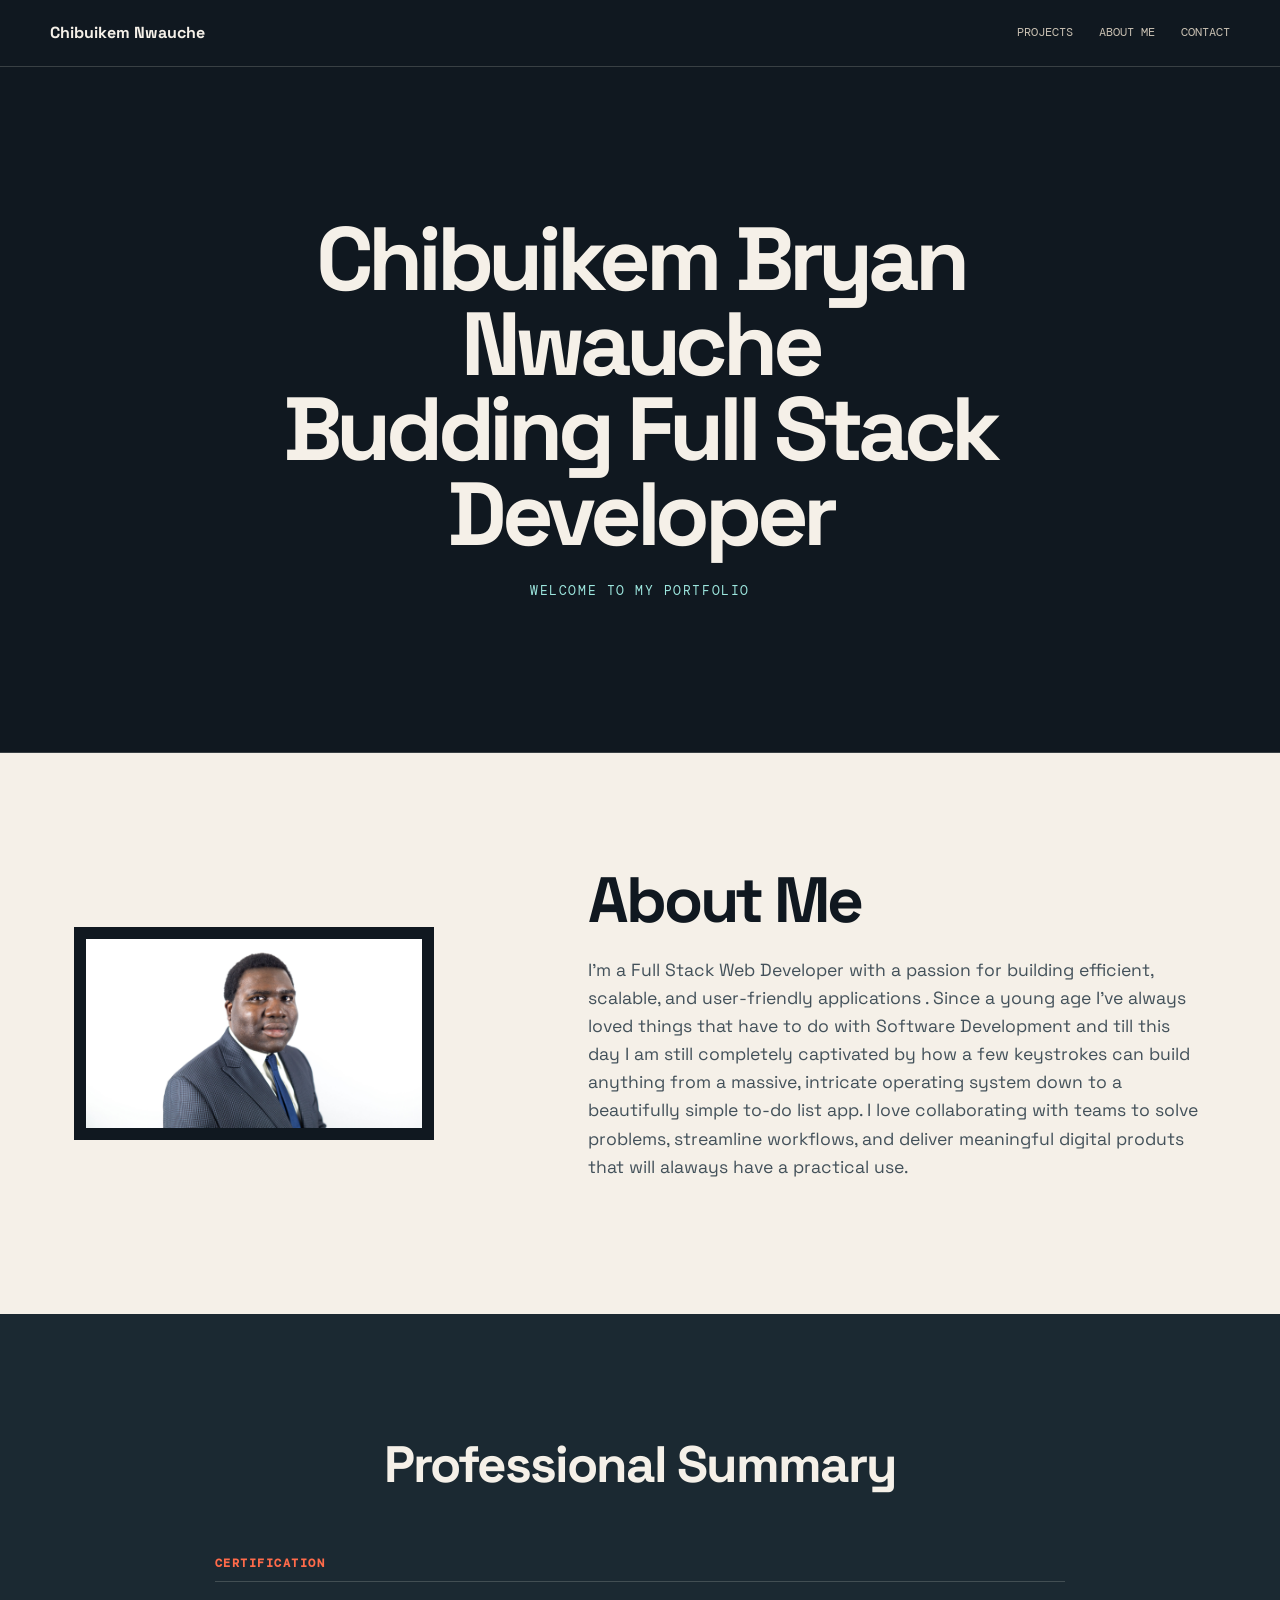
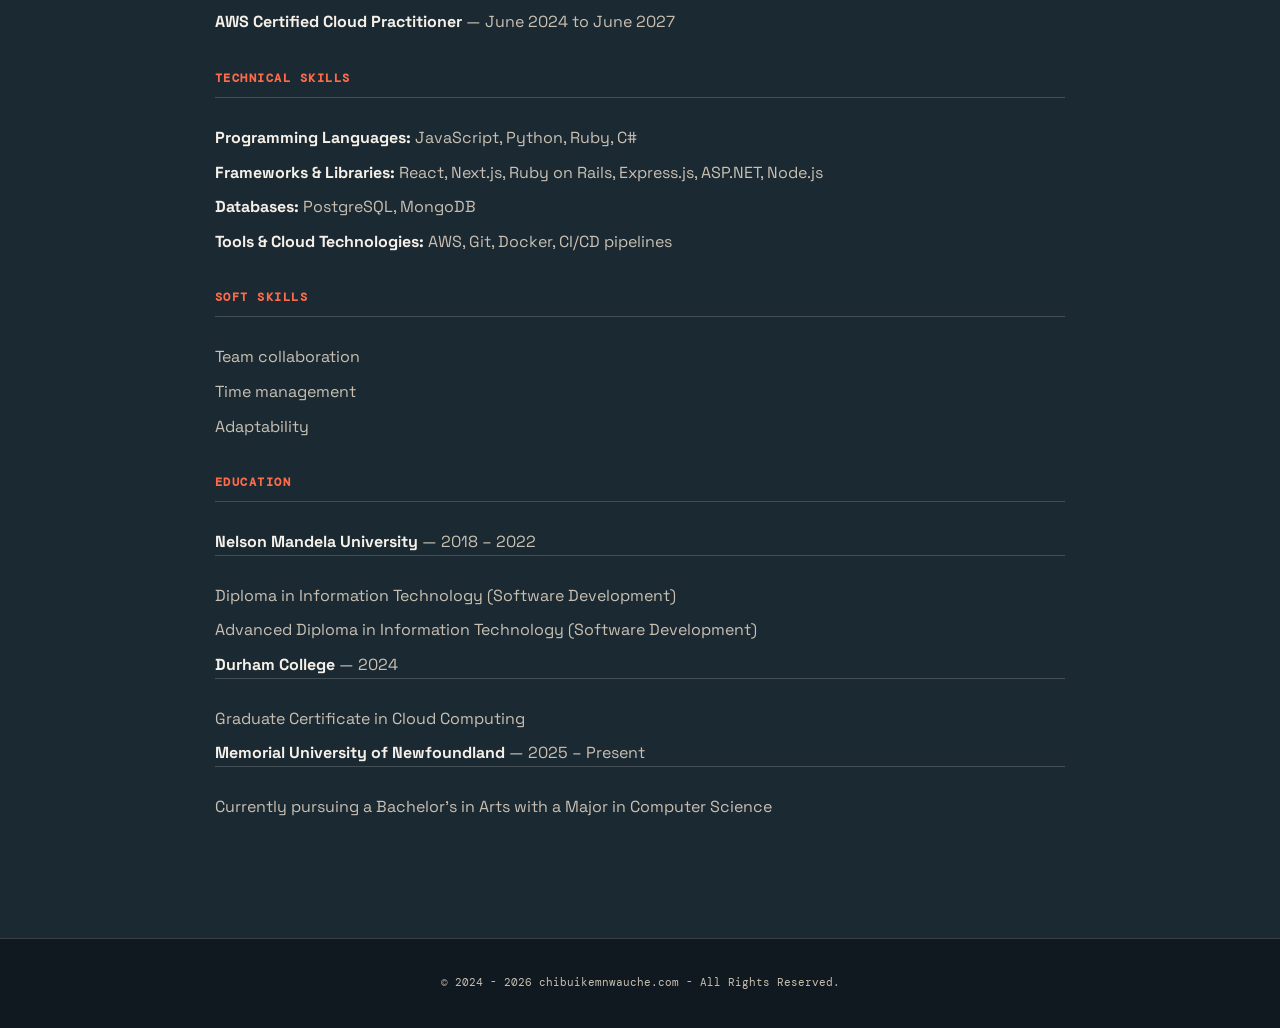
<file: about_me/index.html>
<!DOCTYPE html>
<html lang="en">
<head>
  <meta charset="UTF-8" />
  <meta name="viewport" content="width=device-width, initial-scale=1.0" />
  <link rel="stylesheet" href="aboutme.css" />
  <title>About Me</title>
</head>
<body>
  <div class="topnav">
    <a class="name" href="../index.html">Chibuikem Nwauche</a>
    <div class="nav-links">
      <a href="../projects/index.html">Projects</a>
      <a href="index.html">About Me</a>
      <a href="../contact/index.html">Contact</a>
      
    </div>
  </div>

  <!-- Header -->
  <div class="header">
    <h1>Chibuikem Bryan Nwauche <br />Budding Full Stack Developer</h1>
    <p>Welcome to my Portfolio</p>
  </div>

  <!-- About Me with Headshot -->
  <section id="banner">
    <div class="banner-grid">
      <div class="headshot">
        <img src="../images/headshot.jpg" alt="Portrait of Chibuikem Nwauche" />
      </div>
      <div class="content">
        <header>
          <h1>About Me</h1>
          <p>
            I'm a Full Stack Web Developer with a passion for building efficient, scalable, and user-friendly applications .
           Since a young age I've always loved things that have to do with Software Development and till this day I am still
            completely captivated by how a few keystrokes can build anything from a massive, intricate operating system down to a beautifully simple to-do list app.
            I love collaborating with teams to solve problems, streamline workflows, and deliver meaningful digital produts that will alaways have a practical use.
          </p>
        </header>
      </div>
    </div>
  </section>

 <!-- Professional Summary -->
  <section class="skills-section">
    <h2 style="text-align: center;">Professional Summary</h2>

    <h3>Certification</h3>
    <ul>
      <li><strong>AWS Certified Cloud Practitioner</strong> — June 2024 to June 2027</li>
    </ul>

    <h3>Technical Skills</h3>
    <ul>
      <li><strong>Programming Languages:</strong> JavaScript, Python, Ruby, C#</li>
      <li><strong>Frameworks & Libraries:</strong> React, Next.js, Ruby on Rails, Express.js, ASP.NET, Node.js</li>
      <li><strong>Databases:</strong> PostgreSQL, MongoDB</li>
      <li><strong>Tools & Cloud Technologies:</strong> AWS, Git, Docker, CI/CD pipelines</li>
    </ul>

    <h3>Soft Skills</h3>
    <ul>
      <li>Team collaboration</li>
      <li>Time management</li>
      <li>Adaptability</li>
    </ul>

    <h3>Education</h3>
    <ul>
      <li>
        <strong>Nelson Mandela University</strong> — 2018 – 2022
        <ul>
          <li>Diploma in Information Technology (Software Development)</li>
          <li>Advanced Diploma in Information Technology (Software Development)</li>
        </ul>
      </li>
      <li>
        <strong>Durham College</strong> — 2024
        <ul>
          <li>Graduate Certificate in Cloud Computing</li>
        </ul>
      </li>
      <li>
        <strong>Memorial University of Newfoundland</strong> — 2025 – Present
        <ul>
          <li>Currently pursuing a Bachelor's in Arts with a Major in Computer Science</li>
        </ul>
      </li>
    </ul>
  </section>


  <!-- Footer -->
  <footer>
    <p>© 2024 - 2026 chibuikemnwauche.com - All Rights Reserved.</p>
  </footer>
</body>
</html>
</file>
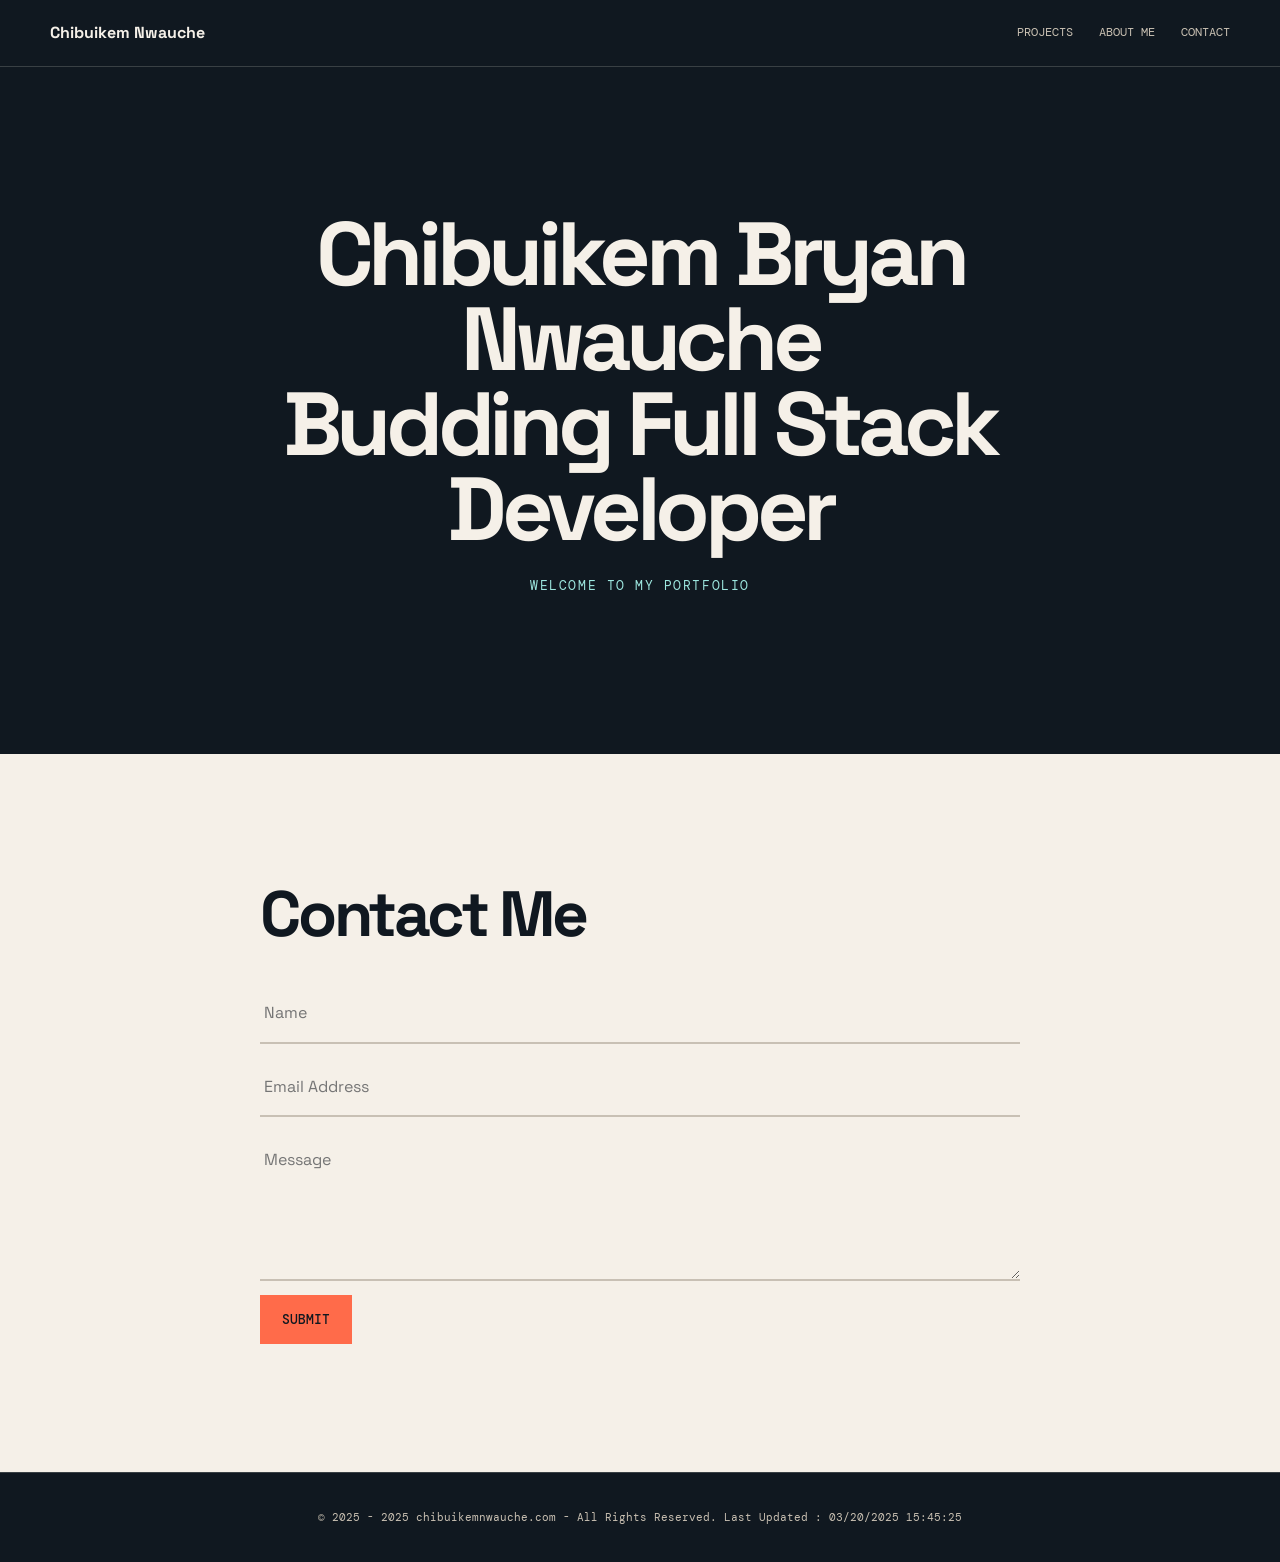
<file: contact/index.html>
<!DOCTYPE html>
<html lang="en">
<head>
  <meta charset="UTF-8">
  <meta name="viewport" content="width=device-width, initial-scale=1.0">
  <link rel="stylesheet" href="contact.css">
  <title>Contact Me</title>
</head>
<body>
  <div class="topnav">
    <a class="name" href="../index.html">Chibuikem Nwauche</a>
    <div class="nav-links">
      <a href="../projects/index.html">Projects</a>
      <a href="../about_me/index.html">About Me</a>
      <a href="index.html">Contact</a>
      
    </div>
  </div>
  <div class="header">
    <h1>Chibuikem Bryan Nwauche <br />Budding Full Stack Developer</h1>
    <p>Welcome to my Portfolio</p>
  </div>

  <section class="form-section">
    <h2>Contact Me</h2>
    <form action="https://formsubmit.co/rellrocker235@gmail.com" method="POST">
      <input id="name" name="name" type="text" placeholder="Name" required>
      <input id="email" name="_replyto" type="email" placeholder="Email Address" required>
      <textarea id="message" name="message" placeholder="Message" required></textarea>
      <input type="hidden" name="_subject" value="New contact form message">
        <button type="submit">Submit</button>
    </form>
  </section>
  <footer>
    <p> © 2025 - 2025 chibuikemnwauche.com - All Rights Reserved. Last Updated : 03/20/2025 15:45:25 </p>
  </footer>
</body>
</html>
</file>
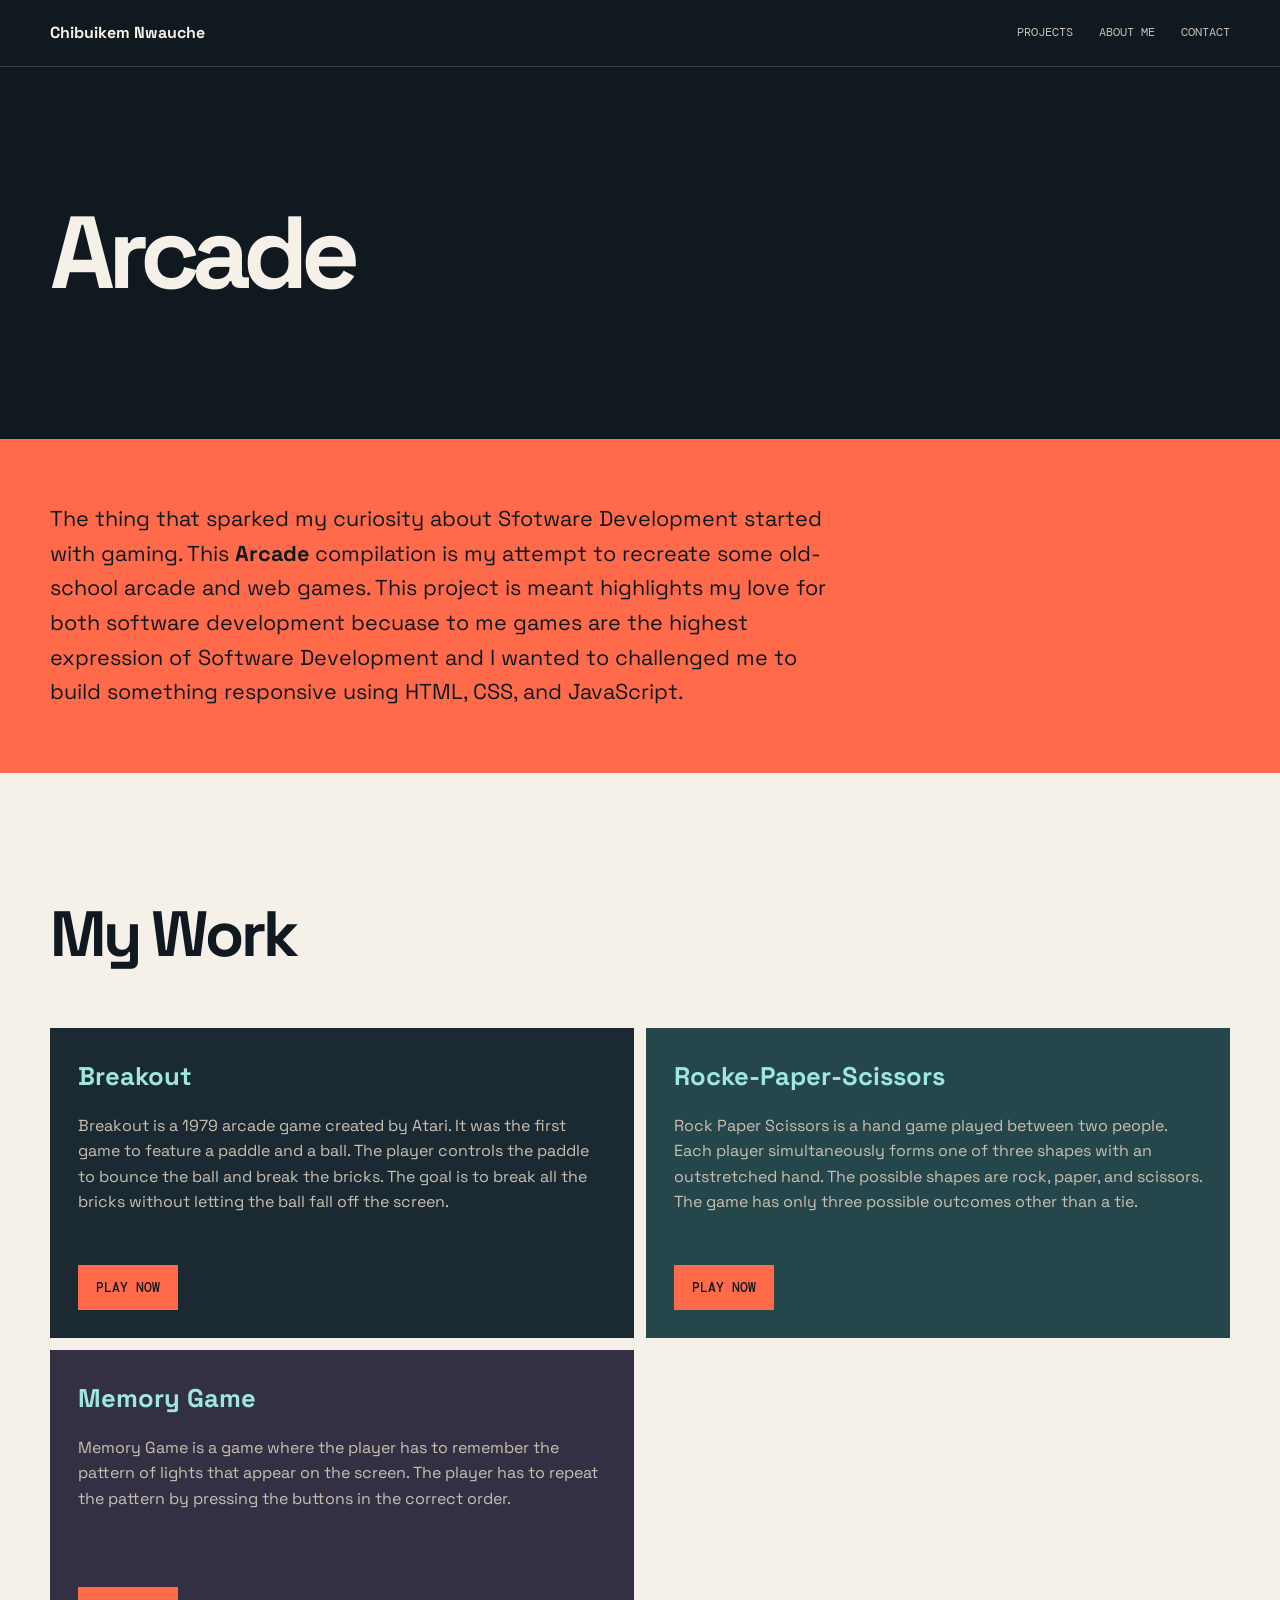
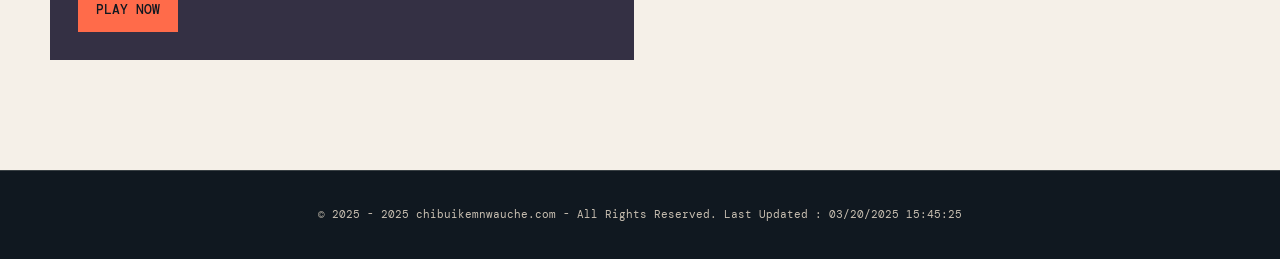
<file: projects/index.html>
<!DOCTYPE html>
<html lang="en">
<head>
  <meta charset="UTF-8">
  <meta name="viewport" content="width=device-width, initial-scale=1.0">
  <link rel="stylesheet" href="projects.css">
  <title>Bryan's Arcade | Projects</title>
</head>
<body>
  <div class="topnav">
    <a class="name" href="../index.html">Chibuikem Nwauche</a>
    <div class="nav-links">
      <a href="index.html">Projects</a>
      <a href="../about_me/index.html">About Me</a>
      <a href="../contact/index.html">Contact</a>
      
    </div>
  </div>
  
  <header>
    <h1>Arcade</h1>
  </header>

  <section class="banner">
    <div class="container">
      <div class="left">
        <p>
          The thing that sparked my curiosity about Sfotware Development started with gaming. This <strong>Arcade</strong> compilation is my attempt to recreate some old-school arcade and web games.
          
          This project is meant highlights my love for both software development  becuase to me games are the highest expression of Software Development and I wanted to challenged me to build something responsive using HTML, CSS, and JavaScript.
        </p>
      </div>
    </div>
  </section>
  <section class="body">
      <h2>My Work</h2>
      <div class="grid">
        <div class="card">
          <h3>
            Breakout
          </h3>
          <p>
            Breakout is a 1979 arcade game created by Atari. 
            It was the first game to feature a paddle and a ball. 
            The player controls the paddle to bounce the ball and break the bricks.
            The goal is to break all the bricks without letting the ball fall off the screen.
          </p> 
          <button onclick="redirectTo('breakout')">Play Now</button> 
        </div>
          <!-- <div class="card">
            <h3>
              Space Invaders
            </h3>
            <p>
              Space Invaders is a 1978 arcade game created by Atari.
              The player controls a space ship and must shoot down a fleet of alien ships.
              The game ends when all the alien ships are destroyed or when the player ship is destroyed.
            </p> 
            <button onclick="redirectTo('spaceinvaders')">Play Now</button> 
          </div> -->
          <div class="card">
            <h3>
              Rocke-Paper-Scissors
            </h3>
            <p>
                Rock Paper Scissors is a hand game played between two people. 
                Each player simultaneously forms one of three shapes with an outstretched hand.
                The possible shapes are rock, paper, and scissors. 
                The game has only three possible outcomes other than a tie.
            </p> 
            <button onclick="redirectTo('rockpaperscissors')">Play Now</button>
          </div>
          <div class="card">
              <h3>
                  Memory Game
              </h3> 
              <p>
                  Memory Game is a game where the player has to remember the pattern of lights that appear 
                  on the screen. 
                  The player has to repeat the pattern by pressing the buttons in the correct order.
              </p> 
              <button onclick="redirectTo('memorygame')">Play Now</button> 
          </div>
      </div>
  </section>
  <footer>
    <p> © 2025 - 2025 chibuikemnwauche.com - All Rights Reserved. Last Updated : 03/20/2025 15:45:25 </p>
  </footer>
  <script src="main.js"></script>
</body>
</html>
</file>
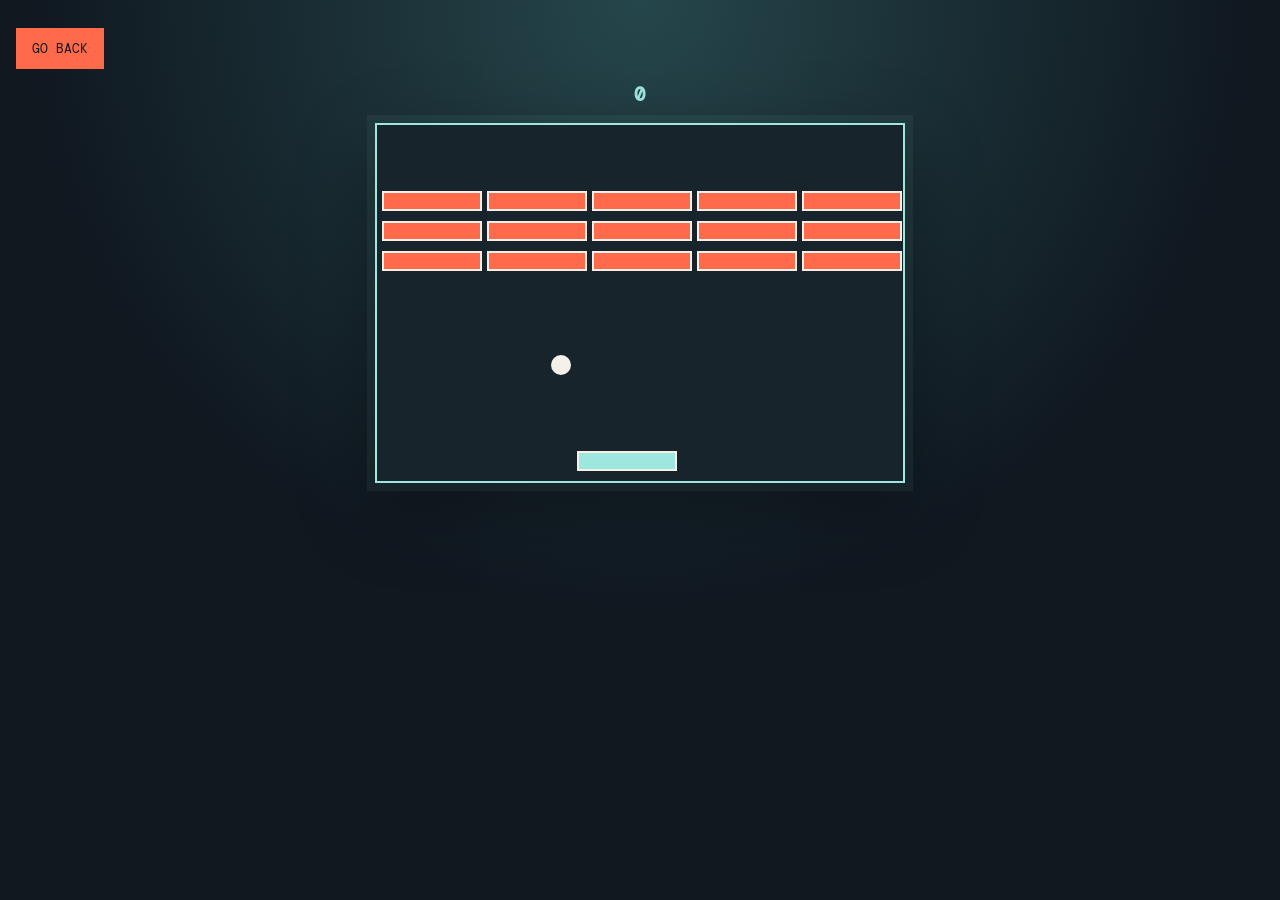
<file: projects/breakout/index.html>
<!DOCTYPE html>
<html lang="en">
<head>
  <meta charset="UTF-8">
  <meta name="viewport" content="width=device-width, initial-scale=1.0">
  <title>Breakout</title>
  <link rel="stylesheet" href="style.css">
</head>
<body>
  <button onclick="history.back()">Go Back</button>
  <h1 class="results">0</h1>
  <div class="grid"></div>
  <script src="app.js"></script>
</body>
</html>
</file>
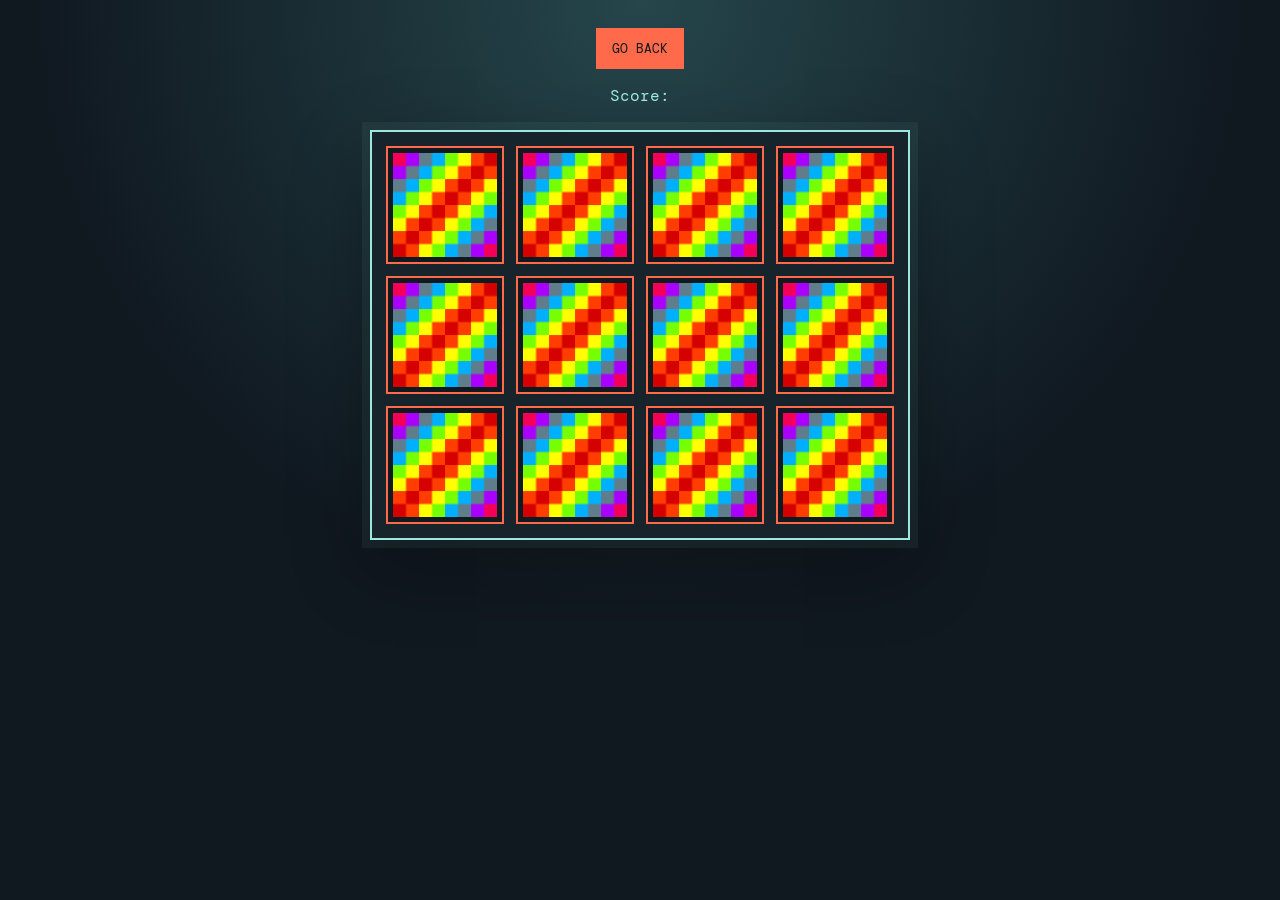
<file: projects/memorygame/index.html>
<!DOCTYPE html>
<html lang="en" dir="ltr">
<head>
  <meta charset="UTF-8">
  <title>Memory Game</title>
  <link rel="stylesheet" href="style.css"></link>
  <script src="app.js" charset="utf-8"></script>
</head>
<body>
  <button onclick="history.back()">Go Back</button>
  <h3>Score:<span id="result"></span></h3>

  <div class="grid">
  </div>

</body>
</html>
</file>
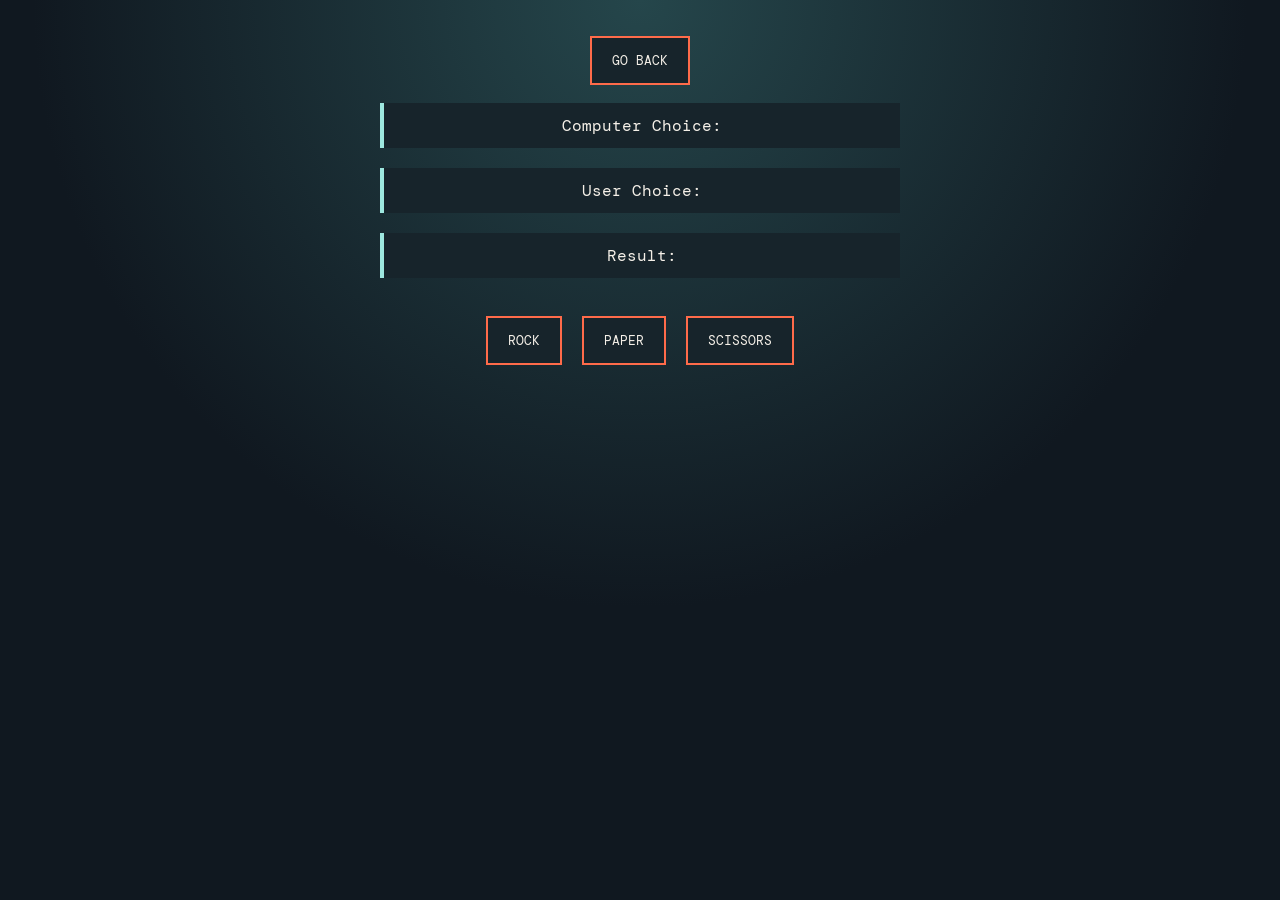
<file: projects/rockpaperscissors/index.html>
<!DOCTYPE html>
<html lang="en">
<head>
  <meta charset="UTF-8">
  <meta name="viewport" content="width=device-width, initial-scale=1.0">
  <link rel="stylesheet" href="style.css">
  <title>Rock-Paper-Scissors</title>
</head>
<body>
  <button onclick="history.back()">Go Back</button>
  <h2>Computer Choice: <span id="computer-choice"></span></h2>
  <h2>User Choice: <span id="user-choice"></span></h2>
  <h2>Result: <span id="result"></span></h2>
  <div id="choices-container">
    <button id="rock">Rock</button>
    <button id="paper">Paper</button>
    <button id="scissors">Scissors</button>
  </div>

  <script src="app.js"></script>
</body>
</html>
</file>
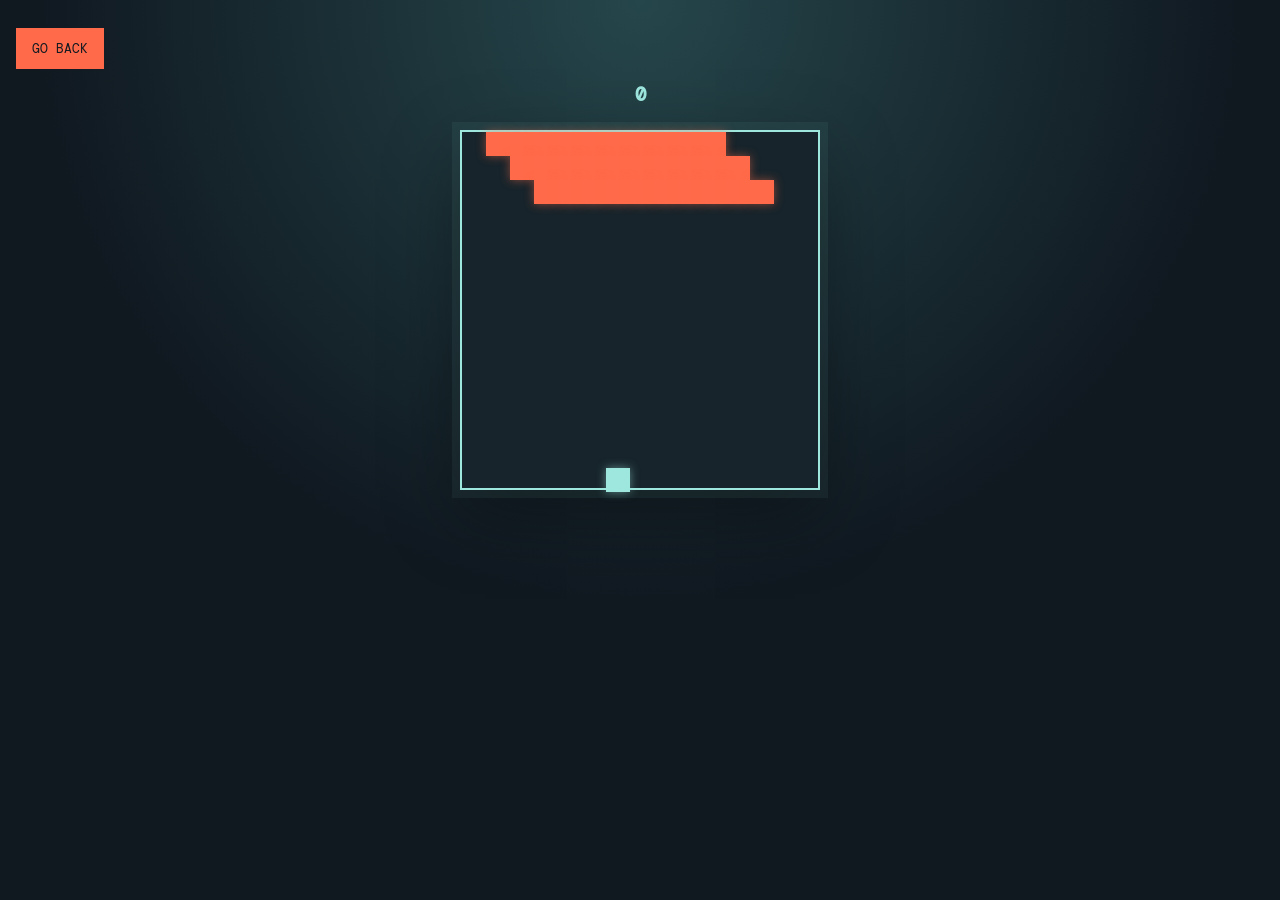
<file: projects/spaceinvaders/index.html>
<!DOCTYPE html>
<html lang="en">
<head>
    <meta charset="UTF-8">
    <title>Space Invaders</title>
    <link rel="stylesheet" href="style.css">
</head>
<body>
    <button onclick="history.back()">Go Back</button>
    <h1 class="results">0</h1>
    <div class="grid"></div>
    <script src="app.js"></script>
</body>
</html>
</file>
<file: about_me/aboutme.css>
@import url('https://fonts.googleapis.com/css2?family=DM+Mono:wght@400;500&family=Space+Grotesk:wght@400;500;600;700&display=swap');
:root { --ink:#101820; --ink-soft:#1b2932; --paper:#f5f0e8; --muted:#c9c0b2; --coral:#ff6b4a; --cyan:#9de7df; --line:rgba(245,240,232,.18); }
* { box-sizing:border-box; }
body { background:var(--ink); color:var(--paper); font-family:'Space Grotesk',sans-serif; line-height:1.6; margin:0; }
.topnav { align-items:center; border-bottom:1px solid var(--line); display:flex; justify-content:space-between; padding:20px max(24px,calc((100% - 1180px)/2)); }
.name { color:var(--paper); font-size:1rem; font-weight:700; text-decoration:none; }
.nav-links { display:flex; gap:26px; }
.nav-links a { color:var(--muted); font-family:'DM Mono',monospace; font-size:.72rem; text-decoration:none; text-transform:uppercase; transition:color .2s ease; }
.nav-links a:hover { color:var(--coral); }
.header { background:var(--ink); border-bottom:1px solid var(--line); padding:clamp(70px,12vw,150px) 24px; text-align:center; }
.header h1 { font-size:clamp(2.5rem,7vw,6.5rem); letter-spacing:-.06em; line-height:.95; margin:0 auto 24px; max-width:1000px; }
.header p { color:var(--cyan); font-family:'DM Mono',monospace; font-size:.8rem; letter-spacing:.12em; margin:0; text-transform:uppercase; }
#banner { background:var(--paper); color:var(--ink); }
.banner-grid { align-items:center; display:grid; gap:clamp(36px,8vw,110px); grid-template-columns:minmax(220px,.8fr) 1.2fr; margin:0 auto; max-width:1180px; padding:clamp(60px,9vw,120px) 24px; }
.headshot img { border:12px solid var(--ink); display:block; max-width:100%; width:360px; }
.content h1 { font-size:clamp(2.2rem,5vw,4.5rem); letter-spacing:-.05em; line-height:1; margin:0 0 24px; }
.content p { color:#43515a; font-size:1.1rem; max-width:650px; }
.skills-section { background:var(--ink-soft); padding:clamp(60px,9vw,110px) max(24px,calc((100% - 850px)/2)); }
.skills-section h2 { color:var(--paper); font-size:clamp(2rem,4vw,3.5rem); letter-spacing:-.04em; margin:0 0 48px; }
.skills-section h3 { color:var(--coral); font-family:'DM Mono',monospace; font-size:.78rem; letter-spacing:.12em; margin:34px 0 8px; text-transform:uppercase; }
.skills-section ul { border-top:1px solid var(--line); color:var(--muted); list-style:none; margin:0; padding:18px 0 0; }
.skills-section li { margin:9px 0; }
.skills-section strong { color:var(--paper); }
footer { background:var(--ink); border-top:1px solid var(--line); color:var(--muted); font-family:'DM Mono',monospace; font-size:.7rem; padding:24px; text-align:center; }
@media (max-width:700px) { .topnav { align-items:flex-start; flex-direction:column; gap:16px; } .nav-links { flex-wrap:wrap; gap:14px; } .banner-grid { grid-template-columns:1fr; } .headshot img { width:min(100%,300px); } }
</file>
<file: contact/contact.css>
@import url('https://fonts.googleapis.com/css2?family=DM+Mono:wght@400;500&family=Space+Grotesk:wght@400;500;600;700&display=swap');
:root { --ink:#101820; --paper:#f5f0e8; --muted:#c9c0b2; --coral:#ff6b4a; --cyan:#9de7df; --line:rgba(245,240,232,.18); }
* { box-sizing:border-box; }
body { background:var(--ink); color:var(--paper); font-family:'Space Grotesk',sans-serif; line-height:1.6; margin:0; }
.topnav { align-items:center; border-bottom:1px solid var(--line); display:flex; justify-content:space-between; padding:20px max(24px,calc((100% - 1180px)/2)); }
.name { color:var(--paper); font-size:1rem; font-weight:700; text-decoration:none; }
.nav-links { display:flex; gap:26px; }
.nav-links a { color:var(--muted); font-family:'DM Mono',monospace; font-size:.72rem; text-decoration:none; text-transform:uppercase; transition:color .2s ease; }
.nav-links a:hover { color:var(--coral); }
.header { padding:clamp(70px,12vw,145px) 24px; text-align:center; }
.header h1 { font-size:clamp(2.5rem,7vw,6.5rem); letter-spacing:-.06em; line-height:.95; margin:0 auto 24px; max-width:1000px; }
.header p { color:var(--cyan); font-family:'DM Mono',monospace; font-size:.8rem; letter-spacing:.12em; text-transform:uppercase; }
.form-section { background:var(--paper); color:var(--ink); padding:clamp(60px,10vw,130px) 24px; }
.form-section h2 { font-size:clamp(2.2rem,5vw,4.6rem); letter-spacing:-.05em; line-height:1; margin:0 auto 38px; max-width:760px; }
form { display:grid; gap:14px; margin:0 auto; max-width:760px; }
input, textarea { background:transparent; border:0; border-bottom:2px solid #c8c0b4; color:var(--ink); font:inherit; padding:16px 4px; width:100%; }
textarea { min-height:150px; resize:vertical; }
input:focus, textarea:focus { border-color:var(--coral); outline:none; }
button { background:var(--coral); border:0; color:var(--ink); cursor:pointer; font-family:'DM Mono',monospace; font-weight:500; padding:16px 22px; text-transform:uppercase; transition:background .2s ease,transform .2s ease; width:fit-content; }
button:hover { background:var(--ink); color:var(--paper); transform:translateY(-3px); }
footer { background:var(--ink); border-top:1px solid var(--line); color:var(--muted); font-family:'DM Mono',monospace; font-size:.7rem; padding:24px; text-align:center; }
@media (max-width:700px) { .topnav { align-items:flex-start; flex-direction:column; gap:16px; } .nav-links { flex-wrap:wrap; gap:14px; } }
</file>
<file: projects/projects.css>
@import url('https://fonts.googleapis.com/css2?family=DM+Mono:wght@400;500&family=Space+Grotesk:wght@400;500;600;700&display=swap');
:root { --ink:#101820; --ink-soft:#1b2932; --paper:#f5f0e8; --muted:#c9c0b2; --coral:#ff6b4a; --cyan:#9de7df; --line:rgba(245,240,232,.18); }
* { box-sizing:border-box; }
body { background:var(--ink); color:var(--paper); font-family:'Space Grotesk',sans-serif; line-height:1.6; margin:0; }
.topnav { align-items:center; border-bottom:1px solid var(--line); display:flex; justify-content:space-between; padding:20px max(24px,calc((100% - 1180px)/2)); }
.name { color:var(--paper); font-size:1rem; font-weight:700; text-decoration:none; }
.nav-links { display:flex; gap:26px; }
.nav-links a { color:var(--muted); font-family:'DM Mono',monospace; font-size:.72rem; text-decoration:none; text-transform:uppercase; }
.nav-links a:hover { color:var(--coral); }
header { padding:clamp(70px,11vw,140px) max(24px,calc((100% - 1180px)/2)); }
header h1 { font-size:clamp(2.8rem,8vw,8rem); letter-spacing:-.07em; line-height:.9; margin:0; max-width:900px; }
.banner { background:var(--coral); color:var(--ink); padding:42px 24px; }
.container { margin:0 auto; max-width:1180px; }
.banner p { font-size:clamp(1.05rem,2vw,1.35rem); max-width:780px; }
.body { background:var(--paper); color:var(--ink); padding:clamp(60px,9vw,110px) 24px; }
.body h2 { font-size:clamp(2rem,5vw,4.5rem); letter-spacing:-.05em; margin:0 auto 42px; max-width:1180px; }
.grid { display:grid; gap:12px; grid-template-columns:repeat(2,minmax(0,1fr)); margin:0 auto; max-width:1180px; }
.card { background:var(--ink-soft); color:var(--paper); display:flex; flex-direction:column; min-height:310px; padding:28px; transition:transform .2s ease,background .2s ease; }
.card:nth-child(2) { background:#25464b; } .card:nth-child(3) { background:#343044; } .card:nth-child(4) { background:#633b32; }
.card:hover { transform:translateY(-6px); } .card h3 { color:var(--cyan); font-size:1.6rem; margin:0; } .card p { color:var(--muted); margin:16px 0 28px; }
button { background:var(--coral); border:0; color:var(--ink); cursor:pointer; font-family:'DM Mono',monospace; font-weight:500; margin-top:auto; padding:14px 18px; text-transform:uppercase; transition:background .2s ease,transform .2s ease; width:fit-content; }
button:hover { background:var(--paper); transform:translateY(-3px); }
footer { background:var(--ink); border-top:1px solid var(--line); color:var(--muted); font-family:'DM Mono',monospace; font-size:.7rem; padding:24px; text-align:center; }
@media (max-width:700px) { .topnav { align-items:flex-start; flex-direction:column; gap:16px; } .nav-links { flex-wrap:wrap; gap:14px; } .grid { grid-template-columns:1fr; } }
</file>
<file: projects/breakout/style.css>
@import url('https://fonts.googleapis.com/css2?family=DM+Mono:wght@400;500&family=Space+Grotesk:wght@500;700&display=swap');
:root { --ink:#101820; --board:#17242b; --paper:#f5f0e8; --coral:#ff6b4a; --cyan:#9de7df; }
* { box-sizing:border-box; }
body { align-items:center; background:radial-gradient(circle at 50% 0,#25464b 0,var(--ink) 55%); color:var(--paper); display:flex; flex-direction:column; font-family:'Space Grotesk',sans-serif; margin:0; min-height:100vh; padding:28px 16px; }
button { align-self:flex-start; background:var(--coral); border:0; color:var(--ink); cursor:pointer; font-family:'DM Mono',monospace; padding:12px 16px; text-transform:uppercase; }
.results { color:var(--cyan); font-family:'DM Mono',monospace; font-size:1.2rem; letter-spacing:.08em; min-height:28px; text-transform:uppercase; }
.grid { background:var(--board); border:2px solid var(--cyan); box-shadow:0 0 0 8px rgba(157,231,223,.06),0 24px 70px rgba(0,0,0,.35); height:min(60vh,360px); max-width:530px; position:relative; width:min(100%,530px); }
.block { background:var(--coral); border:2px solid var(--paper); height:20px; position:absolute; width:100px; }
.user { background:var(--cyan); border:2px solid var(--paper); height:20px; position:absolute; width:100px; }
.ball { background:var(--paper); border-radius:50%; height:20px; position:absolute; width:20px; }
</file>
<file: projects/memorygame/style.css>
@import url('https://fonts.googleapis.com/css2?family=DM+Mono:wght@400;500&family=Space+Grotesk:wght@500;700&display=swap');
:root { --ink:#101820; --board:#17242b; --paper:#f5f0e8; --coral:#ff6b4a; --cyan:#9de7df; }
* { box-sizing:border-box; }
body { background:radial-gradient(circle at 50% 0,#25464b 0,var(--ink) 55%); color:var(--paper); font-family:'Space Grotesk',sans-serif; margin:0; min-height:100vh; padding:28px 16px; text-align:center; }
button { background:var(--coral); border:0; color:var(--ink); cursor:pointer; font-family:'DM Mono',monospace; padding:12px 16px; text-transform:uppercase; }
h3 { color:var(--cyan); font-family:'DM Mono',monospace; font-size:1rem; font-weight:400; }
#result { color:var(--paper); }
.grid { background:var(--board); border:2px solid var(--cyan); box-shadow:0 0 0 8px rgba(157,231,223,.06),0 24px 70px rgba(0,0,0,.35); display:grid; gap:12px; grid-template-columns:repeat(4,1fr); margin:24px auto; max-width:540px; padding:14px; width:min(100%,540px); }
.grid img { aspect-ratio:1; background:var(--ink); border:2px solid var(--coral); cursor:pointer; max-width:100%; object-fit:cover; padding:5px; transition:transform .2s ease,border-color .2s ease; width:100%; }
.grid img:hover { border-color:var(--cyan); transform:translateY(-3px); }
</file>
<file: projects/rockpaperscissors/style.css>
@import url('https://fonts.googleapis.com/css2?family=DM+Mono:wght@400;500&family=Space+Grotesk:wght@500;700&display=swap');
:root { --ink:#101820; --board:#17242b; --paper:#f5f0e8; --coral:#ff6b4a; --cyan:#9de7df; }
* { box-sizing:border-box; }
body { align-items:center; background:radial-gradient(circle at 50% 0,#25464b 0,var(--ink) 55%); color:var(--paper); display:flex; flex-direction:column; font-family:'Space Grotesk',sans-serif; margin:0; min-height:100vh; padding:28px 16px; text-align:center; }
button { background:var(--board); border:2px solid var(--coral); color:var(--paper); cursor:pointer; font-family:'DM Mono',monospace; margin:8px; padding:14px 20px; text-transform:uppercase; transition:background .2s ease,transform .2s ease; }
button:hover { background:var(--coral); color:var(--ink); transform:translateY(-3px); }
h2 { background:var(--board); border-left:4px solid var(--cyan); font-family:'DM Mono',monospace; font-size:clamp(.8rem,2vw,1rem); font-weight:400; margin:10px; padding:12px 16px; width:min(100%,520px); }
#computer-choice,#user-choice,#result { color:var(--cyan); }
#choices-container { margin-top:20px; }
</file>
<file: projects/spaceinvaders/style.css>
@import url('https://fonts.googleapis.com/css2?family=DM+Mono:wght@400;500&family=Space+Grotesk:wght@500;700&display=swap');
:root { --ink:#101820; --board:#17242b; --paper:#f5f0e8; --coral:#ff6b4a; --cyan:#9de7df; }
* { box-sizing:border-box; }
body { align-items:center; background:radial-gradient(circle at 50% 0,#25464b 0,var(--ink) 55%); color:var(--paper); display:flex; flex-direction:column; font-family:'Space Grotesk',sans-serif; margin:0; min-height:100vh; overflow:hidden; padding:28px 16px; }
button { align-self:flex-start; background:var(--coral); border:0; color:var(--ink); cursor:pointer; font-family:'DM Mono',monospace; padding:12px 16px; text-transform:uppercase; }
.results { color:var(--cyan); font-family:'DM Mono',monospace; font-size:1.2rem; }
.grid { background:var(--board); border:2px solid var(--cyan); box-shadow:0 0 0 8px rgba(157,231,223,.06),0 24px 70px rgba(0,0,0,.35); display:flex; flex-wrap:wrap; height:360px; margin:10px auto; width:360px; }
.grid div { height:24px; width:24px; }
.invader { background:var(--coral); box-shadow:0 0 10px rgba(255,107,74,.5); }
.shooter { background:var(--cyan); box-shadow:0 0 10px rgba(157,231,223,.5); }
.laser { background:var(--paper); }
.boom { background:var(--coral); }
</file>
